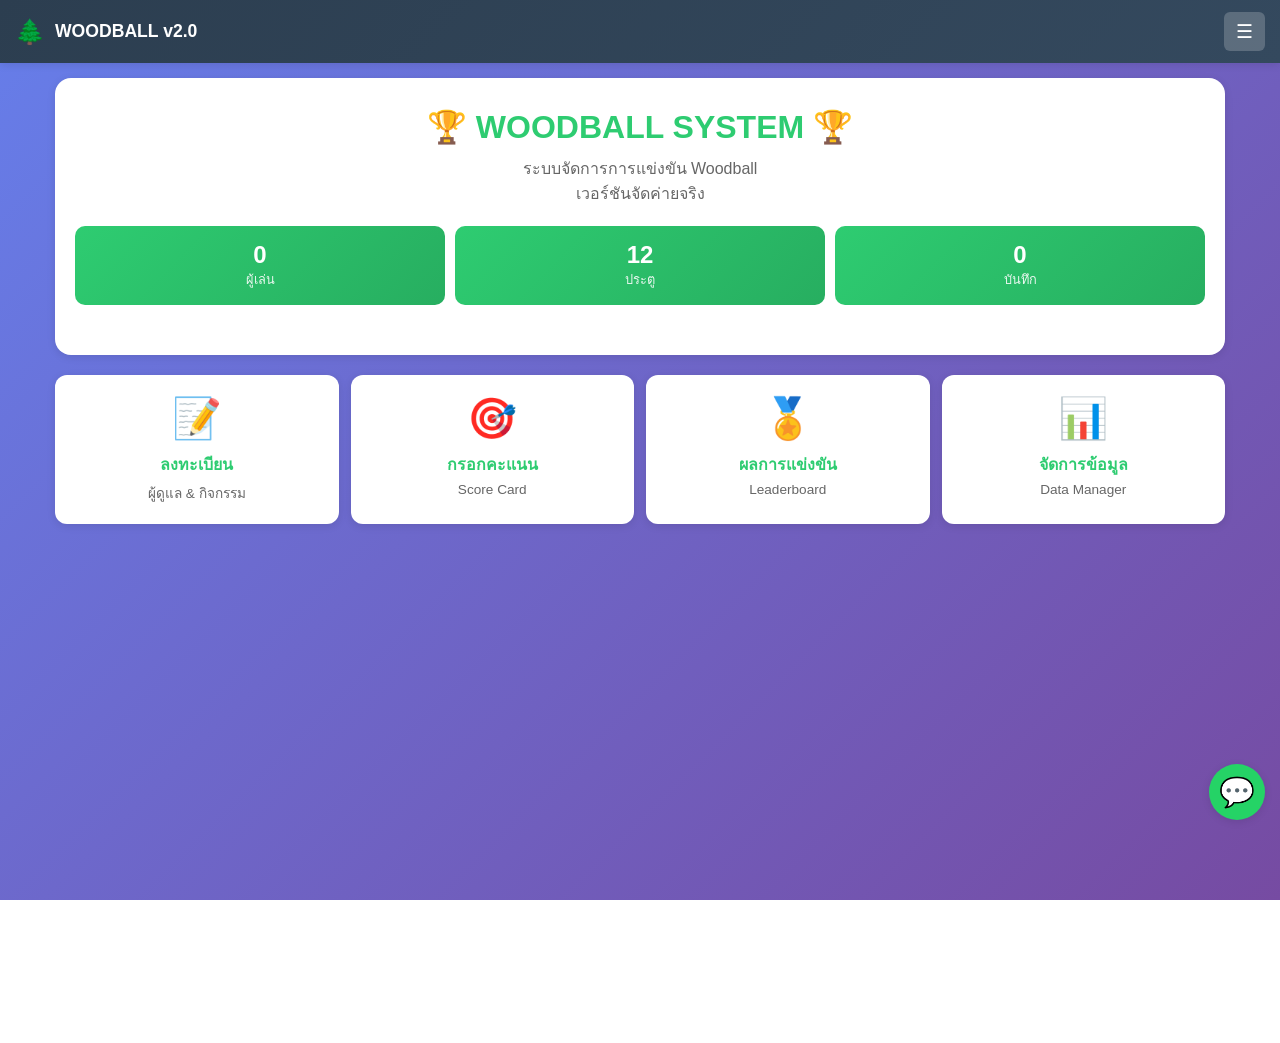
<file: woodball-complete.html>
<!DOCTYPE html>
<html lang="th">
<head>
    <meta charset="UTF-8">
    <meta name="viewport" content="width=device-width, initial-scale=1.0, viewport-fit=cover, user-scalable=no">
    <meta name="apple-mobile-web-app-capable" content="yes">
    <meta name="apple-mobile-web-app-status-bar-style" content="black-translucent">
    <meta name="apple-mobile-web-app-title" content="Woodball">
    <meta name="theme-color" content="#2ecc71">
    <title>🌲 WOODBALL SYSTEM v2.0</title>
    <style>
        * { margin: 0; padding: 0; box-sizing: border-box; -webkit-tap-highlight-color: transparent; -webkit-user-select: none; user-select: none; }
        :root {
            --primary: #2ecc71; --secondary: #3498db; --success: #27ae60; --info: #16a085;
            --warning: #f39c12; --danger: #e74c3c; --dark: #2c3e50; --text: #333;
            --border: #bdc3c7; --light: #ecf0f1; --shadow: 0 2px 8px rgba(0,0,0,0.1);
        }
        html, body { width: 100%; height: 100%; font-family: -apple-system, BlinkMacSystemFont, 'Segoe UI', sans-serif; background: linear-gradient(135deg, #667eea 0%, #764ba2 100%); color: var(--text); overflow-x: hidden; }
        body { min-height: 100vh; padding-bottom: 80px; }
        #app { width: 100%; min-height: 100vh; }

        /* Navbar */
        .navbar { position: sticky; top: 0; z-index: 999; background: linear-gradient(135deg, #2c3e50 0%, #34495e 100%); padding: 12px 15px; box-shadow: var(--shadow); }
        .nav-container { display: flex; justify-content: space-between; align-items: center; }
        .nav-logo { display: flex; align-items: center; gap: 10px; color: white; font-weight: bold; font-size: 1.1rem; }
        .logo-icon { font-size: 1.5rem; }
        .nav-menu-btn { background: rgba(255,255,255,0.2); border: none; color: white; padding: 8px 12px; border-radius: 6px; cursor: pointer; font-size: 1.2rem; }

        /* Pages */
        .page { display: none; animation: fadeIn 0.3s ease-in-out; }
        .page.active { display: block; }
        @keyframes fadeIn { from { opacity: 0; } to { opacity: 1; } }

        .container { max-width: 1200px; margin: 0 auto; padding: 15px; }

        /* Hero */
        .hero { background: white; border-radius: 16px; padding: 30px 20px; text-align: center; box-shadow: var(--shadow); margin-bottom: 20px; }
        .hero h1 { color: var(--primary); font-size: 2rem; margin-bottom: 10px; }
        .hero p { color: #666; font-size: 1rem; margin-bottom: 20px; }
        .stats { display: grid; grid-template-columns: repeat(3, 1fr); gap: 10px; margin: 20px 0; }
        .stat-box { background: linear-gradient(135deg, var(--primary), var(--success)); color: white; padding: 15px; border-radius: 10px; }
        .stat-num { font-size: 1.5rem; font-weight: bold; }
        .stat-label { font-size: 0.8rem; opacity: 0.9; }

        /* Menu Grid */
        .menu-grid { display: grid; grid-template-columns: repeat(auto-fit, minmax(150px, 1fr)); gap: 12px; margin-bottom: 20px; }
        .menu-card { background: white; border-radius: 12px; padding: 20px; text-align: center; cursor: pointer; box-shadow: var(--shadow); transition: all 0.2s; }
        .menu-card:active { transform: scale(0.95); }
        .menu-icon { font-size: 2.5rem; margin-bottom: 10px; }
        .menu-card h3 { color: var(--primary); font-size: 1rem; margin-bottom: 5px; }
        .menu-card p { color: #666; font-size: 0.85rem; }

        /* Forms */
        .form-wrapper { background: white; border-radius: 12px; padding: 20px; margin-bottom: 15px; box-shadow: var(--shadow); }
        .form-group { margin-bottom: 15px; }
        .form-group label { display: block; font-weight: 600; margin-bottom: 8px; color: var(--dark); }
        .form-group input, .form-group select, .form-group textarea { width: 100%; padding: 12px; border: 2px solid var(--border); border-radius: 8px; font-size: 1rem; font-family: inherit; }
        .form-group input:focus, .form-group select:focus { outline: none; border-color: var(--primary); background: #f0f8f5; }
        .form-row { display: grid; grid-template-columns: repeat(auto-fit, minmax(150px, 1fr)); gap: 12px; }
        fieldset { border: 2px solid var(--light); border-radius: 10px; padding: 12px; margin-bottom: 15px; background: #f8f9fa; }
        legend { color: var(--primary); font-weight: 600; padding: 0 8px; }

        /* Buttons */
        .btn { padding: 12px 20px; border: none; border-radius: 8px; font-size: 1rem; font-weight: 600; cursor: pointer; transition: all 0.2s; }
        .btn:active { transform: scale(0.95); }
        .btn-primary { background: var(--primary); color: white; }
        .btn-secondary { background: #95a5a6; color: white; }
        .btn-success { background: var(--success); color: white; }
        .btn-danger { background: var(--danger); color: white; }
        .btn-large { width: 100%; padding: 15px; font-size: 1.1rem; }
        .btn-small { padding: 8px 12px; font-size: 0.85rem; }
        .form-actions { display: flex; gap: 10px; flex-wrap: wrap; justify-content: center; margin-top: 20px; }

        /* Tables */
        .table-wrapper { overflow-x: auto; -webkit-overflow-scrolling: touch; border-radius: 8px; margin-bottom: 15px; }
        .table-pro { width: 100%; border-collapse: collapse; background: white; box-shadow: var(--shadow); font-size: 0.9rem; }
        .table-pro th { background: linear-gradient(135deg, var(--primary), var(--secondary)); color: white; padding: 12px; text-align: center; font-weight: 600; }
        .table-pro td { padding: 10px; border: 1px solid #ecf0f1; text-align: center; }
        .table-pro input[type="number"] { width: 100%; max-width: 60px; padding: 6px; border: 1px solid var(--border); border-radius: 4px; }
        .rank-1 { background: #fff3cd; font-weight: bold; }
        .rank-2 { background: #f0f0f0; font-weight: bold; }
        .rank-3 { background: #ffe4d6; font-weight: bold; }

        /* Score Setup */
        .score-setup { background: white; border-radius: 12px; padding: 15px; margin-bottom: 15px; box-shadow: var(--shadow); }
        .setup-controls { display: flex; gap: 10px; align-items: center; flex-wrap: wrap; }
        .setup-controls input { width: 60px; padding: 10px; border: 2px solid var(--border); border-radius: 6px; text-align: center; font-weight: bold; }
        .btn-num { width: 40px; height: 40px; padding: 0; background: var(--secondary); color: white; border: none; border-radius: 6px; font-size: 1.2rem; cursor: pointer; }
        .btn-num:active { background: #2980b9; }

        /* Player Grid */
        .player-grid { display: grid; grid-template-columns: repeat(auto-fit, minmax(140px, 1fr)); gap: 12px; background: #f8f9fa; padding: 15px; border-radius: 10px; margin-bottom: 20px; }
        .player-input-group label { font-weight: 600; font-size: 0.9rem; margin-bottom: 5px; }
        .player-input-group input { padding: 10px; border: 2px solid var(--border); border-radius: 6px; }

        /* Podium */
        .podium { display: grid; grid-template-columns: repeat(3, 1fr); gap: 10px; margin: 20px 0; }
        .podium-card { background: white; border-radius: 12px; padding: 20px; text-align: center; box-shadow: var(--shadow); }
        .podium-card.gold { background: linear-gradient(135deg, #ffd700, #ffed4e); border: 3px solid #ffd700; }
        .podium-card.silver { background: linear-gradient(135deg, #c0c0c0, #e8e8e8); border: 3px solid #c0c0c0; }
        .podium-card.bronze { background: linear-gradient(135deg, #cd7f32, #e8a76d); border: 3px solid #cd7f32; }
        .podium-card .medal { font-size: 3rem; margin-bottom: 10px; }
        .podium-card .name { font-weight: bold; font-size: 1.1rem; margin: 10px 0; color: var(--dark); }
        .podium-card .score { font-size: 1.2rem; color: var(--primary); font-weight: bold; }

        /* Event Info */
        .event-info { background: linear-gradient(135deg, #667eea 0%, #764ba2 100%); color: white; border-radius: 12px; padding: 20px; margin-bottom: 15px; box-shadow: var(--shadow); }
        .event-info p { margin: 8px 0; }

        /* Tabs */
        .tabs { display: flex; gap: 10px; border-bottom: 2px solid var(--border); margin-bottom: 15px; overflow-x: auto; }
        .tab-btn { background: none; border: none; padding: 12px 20px; font-size: 1rem; cursor: pointer; color: #666; border-bottom: 3px solid transparent; transition: all 0.3s; }
        .tab-btn.active { color: var(--primary); border-bottom-color: var(--primary); }
        .tab-content { display: none; }
        .tab-content.active { display: block; }

        /* Message */
        .message { padding: 15px; border-radius: 8px; margin-bottom: 15px; display: none; border-left: 4px solid; animation: slideIn 0.3s ease; }
        .message.show { display: block; }
        .message.success { background: #d4edda; color: #155724; border-color: #c3e6cb; }
        .message.error { background: #f8d7da; color: #721c24; border-color: #f5c6cb; }
        .message.info { background: #d1ecf1; color: #0c5460; border-color: #bee5eb; }
        @keyframes slideIn { from { opacity: 0; transform: translateX(-20px); } to { opacity: 1; transform: translateX(0); } }

        /* Back Button */
        .btn-back { background: #95a5a6; color: white; border: none; padding: 10px 16px; border-radius: 8px; cursor: pointer; font-weight: 600; margin-bottom: 15px; }

        /* Floating Buttons */
        .float-btn { position: fixed; width: 56px; height: 56px; border-radius: 50%; display: flex; align-items: center; justify-content: center; box-shadow: var(--shadow); border: none; cursor: pointer; z-index: 900; transition: all 0.3s; }
        .float-btn:active { transform: scale(0.9); }
        #whatsappBtn { bottom: 80px; right: 15px; background: #25d366; color: white; font-size: 1.8rem; }
        #scrollTopBtn { bottom: 15px; right: 15px; background: var(--primary); color: white; font-size: 1.5rem; display: none; }
        #scrollTopBtn.show { display: flex; }

        /* Responsive */
        @media (max-width: 480px) {
            .hero { padding: 20px 15px; }
            .hero h1 { font-size: 1.6rem; }
            .stats { grid-template-columns: 1fr; }
            .menu-grid { grid-template-columns: repeat(2, 1fr); gap: 10px; }
            .table-pro { font-size: 0.75rem; }
            .podium { grid-template-columns: 1fr; }
            .btn-large { padding: 12px; font-size: 1rem; }
            body { padding-bottom: 100px; }
        }

        /* Print */
        @media print {
            .navbar, .btn-back, .float-btn, .form-actions { display: none; }
            body { background: white; }
        }
    </style>
</head>
<body>
    <nav class="navbar">
        <div class="nav-container">
            <div class="nav-logo">
                <span class="logo-icon">🌲</span>
                <span>WOODBALL v2.0</span>
            </div>
            <button class="nav-menu-btn" onclick="toggleMenu()">☰</button>
        </div>
    </nav>

    <div id="app">
        <!-- PAGE 1: MAIN MENU -->
        <div id="menuPage" class="page active">
            <div class="container">
                <div class="hero">
                    <h1>🏆 WOODBALL SYSTEM 🏆</h1>
                    <p>ระบบจัดการการแข่งขัน Woodball<br>เวอร์ชันจัดค่ายจริง</p>
                    <div class="stats">
                        <div class="stat-box">
                            <div class="stat-num" id="totalPlayers">0</div>
                            <div class="stat-label">ผู้เล่น</div>
                        </div>
                        <div class="stat-box">
                            <div class="stat-num">12</div>
                            <div class="stat-label">ประตู</div>
                        </div>
                        <div class="stat-box">
                            <div class="stat-num" id="totalRecords">0</div>
                            <div class="stat-label">บันทึก</div>
                        </div>
                    </div>
                </div>

                <div class="menu-grid">
                    <div class="menu-card" onclick="goToPage('registerPage')">
                        <div class="menu-icon">📝</div>
                        <h3>ลงทะเบียน</h3>
                        <p>ผู้ดูแล & กิจกรรม</p>
                    </div>
                    <div class="menu-card" onclick="goToPage('scoreCardPage')">
                        <div class="menu-icon">🎯</div>
                        <h3>กรอกคะแนน</h3>
                        <p>Score Card</p>
                    </div>
                    <div class="menu-card" onclick="goToPage('resultsPage')">
                        <div class="menu-icon">🏅</div>
                        <h3>ผลการแข่งขัน</h3>
                        <p>Leaderboard</p>
                    </div>
                    <div class="menu-card" onclick="goToPage('dataPage')">
                        <div class="menu-icon">📊</div>
                        <h3>จัดการข้อมูล</h3>
                        <p>Data Manager</p>
                    </div>
                </div>
            </div>
        </div>

        <!-- PAGE 2: REGISTRATION -->
        <div id="registerPage" class="page">
            <div class="container">
                <button class="btn-back" onclick="goToPage('menuPage')">← ย้อนกลับ</button>
                <div class="form-wrapper">
                    <h2 style="color: var(--primary); margin-bottom: 20px;">📝 ลงทะเบียน</h2>
                    <form id="registerForm" onsubmit="handleRegister(event)">
                        <fieldset>
                            <legend>👤 ข้อมูลผู้ดูแลระบบ</legend>
                            <div class="form-row">
                                <div class="form-group">
                                    <label>ชื่อ-สกุล *</label>
                                    <input type="text" id="devName" placeholder="เช่น นายชัยวัฒน์" required>
                                </div>
                                <div class="form-group">
                                    <label>หมายเลขโทรศัพท์ *</label>
                                    <input type="tel" id="devPhone" placeholder="08X-XXXX-XXXX" required>
                                </div>
                            </div>
                            <div class="form-group">
                                <label>อีเมล (ไม่บังคับ)</label>
                                <input type="email" id="devEmail" placeholder="example@email.com">
                            </div>
                        </fieldset>

                        <fieldset>
                            <legend>🎪 ข้อมูลการแข่งขัน</legend>
                            <div class="form-group">
                                <label>ชื่อกิจกรรม *</label>
                                <input type="text" id="eventName" placeholder="เช่น การแข่งขัน Woodball ประจำปี 2567" required>
                            </div>
                            <div class="form-row">
                                <div class="form-group">
                                    <label>สถานที่ *</label>
                                    <input type="text" id="eventVenue" placeholder="เช่น สนาม Woodball" required>
                                </div>
                                <div class="form-group">
                                    <label>วันที่ *</label>
                                    <input type="date" id="eventDate" required>
                                </div>
                            </div>
                            <div class="form-group">
                                <label>หมวดหมู่</label>
                                <select id="eventCategory">
                                    <option value="">-- เลือก --</option>
                                    <option value="ผู้บริหาร">👔 ผู้บริหาร</option>
                                    <option value="พนักงาน">💼 พนักงาน</option>
                                    <option value="นักเรียน">🎓 นักเรียน</option>
                                    <option value="ทั่วไป">🎯 ทั่วไป</option>
                                </select>
                            </div>
                        </fieldset>

                        <div class="form-actions">
                            <button type="submit" class="btn btn-primary btn-large">✓ บันทึก</button>
                        </div>
                    </form>
                </div>
                <div id="registerMessage" class="message"></div>
            </div>
        </div>

        <!-- PAGE 3: SCORE CARD -->
        <div id="scoreCardPage" class="page">
            <div class="container">
                <button class="btn-back" onclick="goToPage('menuPage')">← ย้อนกลับ</button>
                <div class="form-wrapper">
                    <h2 style="color: var(--primary); margin-bottom: 20px;">🎯 กรอกคะแนน</h2>
                    
                    <div class="score-setup">
                        <label style="display: block; margin-bottom: 10px; font-weight: 600;">จำนวนผู้เล่น (2-12 คน)</label>
                        <div class="setup-controls">
                            <button type="button" class="btn-num" onclick="decreasePlayer()">−</button>
                            <input type="number" id="playerCount" min="2" max="12" value="4">
                            <button type="button" class="btn-num" onclick="increasePlayer()">+</button>
                            <button type="button" class="btn btn-success" onclick="generatePlayers()">🔄 สร้าง</button>
                        </div>
                    </div>

                    <div id="playerNamesContainer" class="player-grid"></div>

                    <h3 style="color: var(--primary); margin: 20px 0;">⛳ คะแนนต่อประตู</h3>
                    <div class="table-wrapper">
                        <table class="table-pro">
                            <thead>
                                <tr>
                                    <th>Gate</th>
                                    <th>Par</th>
                                    <th>ระยะ (m)</th>
                                    <th id="playerColsHeader"></th>
                                </tr>
                            </thead>
                            <tbody id="scoreTableBody"></tbody>
                        </table>
                    </div>

                    <div class="form-actions">
                        <button type="button" class="btn btn-info" onclick="calculateTotals()">🧮 คำนวณ</button>
                        <button type="button" class="btn btn-primary btn-large" onclick="submitScores()">💾 บันทึก</button>
                    </div>
                </div>
                <div id="scoreMessage" class="message"></div>
            </div>
        </div>

        <!-- PAGE 4: RESULTS -->
        <div id="resultsPage" class="page">
            <div class="container">
                <button class="btn-back" onclick="goToPage('menuPage')">← ย้อนกลับ</button>
                
                <div id="eventInfoDisplay" class="event-info" style="display: none;"></div>

                <h2 style="color: var(--primary); margin: 20px 0 15px;">🏆 อันดับผู้ชนะ</h2>
                <div id="podiumDisplay" class="podium"></div>

                <h2 style="color: var(--primary); margin: 20px 0 15px;">📊 Leaderboard ทั้งหมด</h2>
                <div class="table-wrapper">
                    <table class="table-pro">
                        <thead>
                            <tr>
                                <th>อันดับ</th>
                                <th>ชื่อผู้เล่น</th>
                                <th>คะแนน</th>
                                <th>สถานะ</th>
                            </tr>
                        </thead>
                        <tbody id="resultsTableBody"></tbody>
                    </table>
                </div>

                <h3 style="color: var(--primary); margin: 20px 0 15px;">📥 ส่งออกข้อมูล</h3>
                <div class="form-actions">
                    <button class="btn btn-primary" onclick="exportCSV()">📊 CSV</button>
                    <button class="btn btn-success" onclick="exportJSON()">📄 JSON</button>
                    <button class="btn btn-secondary" onclick="printPage()">🖨️ พิมพ์</button>
                </div>
                <div id="resultsMessage" class="message"></div>
            </div>
        </div>

        <!-- PAGE 5: DATA MANAGEMENT -->
        <div id="dataPage" class="page">
            <div class="container">
                <button class="btn-back" onclick="goToPage('menuPage')">← ย้อนกลับ</button>
                
                <h2 style="color: var(--primary); margin-bottom: 20px;">📊 จัดการข้อมูล</h2>

                <div class="tabs">
                    <button class="tab-btn active" onclick="switchTab('tab1')">📋 สรุป</button>
                    <button class="tab-btn" onclick="switchTab('tab2')">📝 รายละเอียด</button>
                    <button class="tab-btn" onclick="switchTab('tab3')">⚙️ ตัวเลือก</button>
                </div>

                <!-- TAB 1: Summary -->
                <div id="tab1" class="tab-content active">
                    <div class="form-wrapper">
                        <h3>👤 ข้อมูลผู้ดูแลระบบ</h3>
                        <div id="devSummary" style="padding: 15px; background: #f8f9fa; border-radius: 8px;">
                            <p>ยังไม่มีข้อมูล</p>
                        </div>
                        <button class="btn btn-warning" style="margin-top: 10px; width: 100%;" onclick="goToPage('registerPage')">✏️ แก้ไข</button>
                    </div>

                    <div class="form-wrapper">
                        <h3>🎪 ข้อมูลกิจกรรม</h3>
                        <div id="eventSummary" style="padding: 15px; background: #f8f9fa; border-radius: 8px;">
                            <p>ยังไม่มีข้อมูล</p>
                        </div>
                        <button class="btn btn-warning" style="margin-top: 10px; width: 100%;" onclick="goToPage('registerPage')">✏️ แก้ไข</button>
                    </div>

                    <div class="form-wrapper">
                        <h3>📊 สถิติ</h3>
                        <p><strong>ผู้เล่นทั้งหมด:</strong> <span id="statPlayers">0</span> คน</p>
                        <p><strong>ประตูทั้งหมด:</strong> 12 ประตู</p>
                        <p><strong>ผลการแข่งขัน:</strong> <span id="statResults">0</span> รายการ</p>
                    </div>
                </div>

                <!-- TAB 2: Details -->
                <div id="tab2" class="tab-content">
                    <div class="form-wrapper">
                        <h3>👥 รายชื่อผู้เล่น</h3>
                        <div id="playersList" style="padding: 15px; background: #f8f9fa; border-radius: 8px; max-height: 300px; overflow-y: auto;">
                            <p>ยังไม่มีรายชื่อผู้เล่น</p>
                        </div>
                    </div>

                    <div class="form-wrapper">
                        <h3>📊 คะแนนผู้เล่น</h3>
                        <div class="table-wrapper">
                            <table class="table-pro">
                                <thead>
                                    <tr>
                                        <th>ผู้เล่น</th>
                                        <th>คะแนน</th>
                                    </tr>
                                </thead>
                                <tbody id="scoresTable">
                                    <tr><td colspan="2">ไม่มีข้อมูล</td></tr>
                                </tbody>
                            </table>
                        </div>
                    </div>
                </div>

                <!-- TAB 3: Options -->
                <div id="tab3" class="tab-content">
                    <div class="form-wrapper">
                        <h3>💾 ข้อมูลสำรอง</h3>
                        <button class="btn btn-success" style="width: 100%; margin-bottom: 10px;" onclick="downloadBackup()">📥 ดาวน์โหลดข้อมูล</button>
                        <button class="btn btn-primary" style="width: 100%;" onclick="uploadBackup()">📤 อัปโหลดข้อมูล</button>
                    </div>

                    <div class="form-wrapper">
                        <h3>⚠️ อันตราย</h3>
                        <button class="btn btn-danger" style="width: 100%;" onclick="resetData()">🔄 รีเซ็ตข้อมูล</button>
                    </div>
                </div>

                <div id="dataMessage" class="message"></div>
            </div>
        </div>
    </div>

    <!-- Floating Buttons -->
    <button id="whatsappBtn" class="float-btn" title="WhatsApp" onclick="openWhatsApp()">💬</button>
    <button id="scrollTopBtn" class="float-btn" title="ขึ้นไปด้านบน" onclick="scrollToTop()">↑</button>

    <script>
        const STORAGE_KEY = 'woodball_v2_data';
        const GATES = [
            {g: 1, p: 4, d: 46}, {g: 2, p: 5, d: 85}, {g: 3, p: 3, d: 53},
            {g: 4, p: 4, d: 70}, {g: 5, p: 3, d: 43}, {g: 6, p: 4, d: 58},
            {g: 7, p: 4, d: 73}, {g: 8, p: 4, d: 55}, {g: 9, p: 5, d: 93},
            {g: 10, p: 4, d: 46}, {g: 11, p: 4, d: 53}, {g: 12, p: 4, d: 62}
        ];

        let state = {
            dev: null,
            event: null,
            players: [],
            scores: []
        };

        function save() { localStorage.setItem(STORAGE_KEY, JSON.stringify(state)); }
        function load() { const data = localStorage.getItem(STORAGE_KEY); if (data) state = JSON.parse(data); }
        function goToPage(p) { document.querySelectorAll('.page').forEach(pg => pg.classList.remove('active')); document.getElementById(p).classList.add('active'); window.scrollTo({top: 0}); }
        function msg(id, text, type) { const e = document.getElementById(id); if (!e) return; e.textContent = text; e.className = `message show ${type}`; if (type==='success') setTimeout(() => e.classList.remove('show'), 3000); }
        function toggleMenu() { /* stub */ }
        
        function handleRegister(e) {
            e.preventDefault();
            const name = document.getElementById('devName').value.trim();
            const phone = document.getElementById('devPhone').value.trim();
            const email = document.getElementById('devEmail').value.trim();
            const ename = document.getElementById('eventName').value.trim();
            const venue = document.getElementById('eventVenue').value.trim();
            const date = document.getElementById('eventDate').value;
            const cat = document.getElementById('eventCategory').value;

            if (!name || !phone || !ename || !venue || !date) {
                msg('registerMessage', '❌ กรุณากรอกข้อมูลที่จำเป็น', 'error');
                return;
            }

            state.dev = { name, phone, email: email || null };
            state.event = { name: ename, venue, date, category: cat || 'ทั่วไป' };
            save();
            msg('registerMessage', '✓ บันทึกเรียบร้อยแล้ว', 'success');
            renderSummary();
            setTimeout(() => goToPage('scoreCardPage'), 800);
        }

        function increasePlayer() { const inp = document.getElementById('playerCount'); inp.value = Math.min(Number(inp.value) + 1, 12); }
        function decreasePlayer() { const inp = document.getElementById('playerCount'); inp.value = Math.max(Number(inp.value) - 1, 2); }

        function generatePlayers() {
            const cnt = Math.max(2, Math.min(12, Number(document.getElementById('playerCount').value || 4)));
            const container = document.getElementById('playerNamesContainer');
            container.innerHTML = '';
            for (let i = 1; i <= cnt; i++) {
                const div = document.createElement('div');
                div.className = 'player-input-group';
                div.innerHTML = `<label>👤 ผู้เล่นคนที่ ${i}</label><input type="text" id="player${i}" placeholder="ชื่อผู้เล่น">`;
                container.appendChild(div);
            }

            let headers = '';
            for (let i = 1; i <= cnt; i++) headers += `<th>P${i}</th>`;
            document.getElementById('playerColsHeader').innerHTML = headers;

            const tbody = document.getElementById('scoreTableBody');
            tbody.innerHTML = '';
            GATES.forEach(g => {
                const row = document.createElement('tr');
                let html = `<td><strong>${g.g}</strong></td><td>${g.p}</td><td>${g.d}</td>`;
                for (let i = 1; i <= cnt; i++) {
                    html += `<td><input type="number" min="0" max="99" value="0" data-p="${i}" data-g="${g.g}"></td>`;
                }
                row.innerHTML = html;
                tbody.appendChild(row);
            });

            const tot = document.createElement('tr');
            tot.style.background = '#e8f5e9';
            tot.style.fontWeight = 'bold';
            let tothtml = '<td colspan="3">📊 รวม</td>';
            for (let i = 1; i <= cnt; i++) {
                tothtml += `<td class="total-${i}">0</td>`;
            }
            tot.innerHTML = tothtml;
            tbody.appendChild(tot);

            document.querySelectorAll('input[data-g]').forEach(inp => inp.addEventListener('input', calcTotals));
        }

        function calcTotals() {
            const cnt = Number(document.getElementById('playerCount').value || 4);
            for (let i = 1; i <= cnt; i++) {
                const sum = Array.from(document.querySelectorAll(`input[data-p="${i}"]`)).reduce((s, inp) => s + Number(inp.value || 0), 0);
                const cell = document.querySelector(`.total-${i}`);
                if (cell) cell.textContent = sum;
            }
        }

        function calculateTotals() { calcTotals(); msg('scoreMessage', '✓ คำนวณเรียบร้อยแล้ว', 'success'); }

        function submitScores() {
            const cnt = Number(document.getElementById('playerCount').value || 4);
            const players = [];
            for (let i = 1; i <= cnt; i++) {
                const name = document.getElementById(`player${i}`).value.trim();
                if (!name) { msg('scoreMessage', `❌ กรอกชื่อผู้เล่นคนที่ ${i}`, 'error'); return; }
                players.push(name);
            }

            const totals = {};
            players.forEach((_, i) => totals[i+1] = 0);
            document.querySelectorAll('input[data-g]').forEach(inp => {
                const p = Number(inp.dataset.p);
                totals[p] += Number(inp.value || 0);
            });

            state.players = players;
            state.scores = players.map((name, i) => ({ name, total: totals[i+1] }));
            save();
            displayResults();
            msg('scoreMessage', '✓ บันทึกเรียบร้อยแล้ว', 'success');
            setTimeout(() => goToPage('resultsPage'), 600);
        }

        function displayResults() {
            if (!state.scores.length) return;

            const sorted = [...state.scores].sort((a, b) => a.total - b.total);
            const tbody = document.getElementById('resultsTableBody');
            const podium = document.getElementById('podiumDisplay');
            const eventInfo = document.getElementById('eventInfoDisplay');

            eventInfo.style.display = 'block';
            if (state.event && state.dev) {
                eventInfo.innerHTML = `
                    <p><strong>🏆 กิจกรรม:</strong> ${state.event.name}</p>
                    <p><strong>📍 สถานที่:</strong> ${state.event.venue}</p>
                    <p><strong>📅 วันที่:</strong> ${new Date(state.event.date).toLocaleDateString('th-TH')}</p>
                    <p><strong>👨‍💻 ผู้ดูแล:</strong> ${state.dev.name}</p>
                `;
            }

            const medals = ['🥇', '🥈', '🥉'];
            podium.innerHTML = sorted.slice(0, 3).map((item, i) => `
                <div class="podium-card ${i===0 ? 'gold' : i===1 ? 'silver' : 'bronze'}">
                    <div class="medal">${medals[i]}</div>
                    <div class="name">${item.name}</div>
                    <div class="score">${item.total}</div>
                </div>
            `).join('');

            tbody.innerHTML = sorted.map((item, i) => {
                let cls = '', medal = '🎖️', status = 'ผ่าน';
                if (i === 0) { cls = 'rank-1'; medal = '🥇'; status = 'Champion'; }
                else if (i === 1) { cls = 'rank-2'; medal = '🥈'; status = 'Runner-up'; }
                else if (i === 2) { cls = 'rank-3'; medal = '🥉'; status = '3rd'; }
                return `<tr class="${cls}"><td>${medal} ${i+1}</td><td>${item.name}</td><td><strong>${item.total}</strong></td><td>${status}</td></tr>`;
            }).join('');

            updateStats();
        }

        function switchTab(tab) {
            document.querySelectorAll('.tab-content').forEach(t => t.classList.remove('active'));
            document.querySelectorAll('.tab-btn').forEach(b => b.classList.remove('active'));
            document.getElementById(tab).classList.add('active');
            event.target.classList.add('active');
        }

        function renderSummary() {
            const dev = document.getElementById('devSummary');
            const ev = document.getElementById('eventSummary');
            if (state.dev) {
                dev.innerHTML = `<p><strong>ชื่อ:</strong> ${state.dev.name}</p><p><strong>โทร:</strong> ${state.dev.phone}</p>`;
            }
            if (state.event) {
                ev.innerHTML = `<p><strong>กิจกรรม:</strong> ${state.event.name}</p><p><strong>สถานที่:</strong> ${state.event.venue}</p><p><strong>วันที่:</strong> ${new Date(state.event.date).toLocaleDateString('th-TH')}</p>`;
            }
            updateStats();
        }

        function updateStats() {
            document.getElementById('totalPlayers').textContent = state.players.length;
            document.getElementById('totalRecords').textContent = state.scores.length;
            document.getElementById('statPlayers').textContent = state.players.length;
            document.getElementById('statResults').textContent = state.scores.length;

            const playersList = document.getElementById('playersList');
            if (state.players.length) {
                playersList.innerHTML = state.players.map((p, i) => `<div style="padding: 8px; background: white; margin: 5px 0; border-radius: 6px;">${i+1}. ${p}</div>`).join('');
            }

            const scorestable = document.getElementById('scoresTable');
            if (state.scores.length) {
                scorestable.innerHTML = state.scores.map(s => `<tr><td>${s.name}</td><td>${s.total}</td></tr>`).join('');
            }
        }

        function exportCSV() {
            if (!state.scores.length) { msg('resultsMessage', '❌ ไม่มีข้อมูล', 'error'); return; }
            const rows = [['อันดับ', 'ชื่อ', 'คะแนน'], ...state.scores.map((s, i) => [i+1, s.name, s.total])];
            const csv = rows.map(r => r.map(v => `"${v}"`).join(',')).join('\n');
            const blob = new Blob(['\ufeff'+csv], {type: 'text/csv;charset=utf-8;'});
            const url = URL.createObjectURL(blob);
            const a = document.createElement('a');
            a.href = url;
            a.download = `woodball_${new Date().toISOString().split('T')[0]}.csv`;
            a.click();
            URL.revokeObjectURL(url);
            msg('resultsMessage', '✓ ดาวน์โหลดสำเร็จ', 'success');
        }

        function exportJSON() {
            const data = { dev: state.dev, event: state.event, players: state.players, scores: state.scores };
            const blob = new Blob([JSON.stringify(data, null, 2)], {type: 'application/json;charset=utf-8;'});
            const url = URL.createObjectURL(blob);
            const a = document.createElement('a');
            a.href = url;
            a.download = `woodball_${new Date().toISOString().split('T')[0]}.json`;
            a.click();
            URL.revokeObjectURL(url);
            msg('resultsMessage', '✓ ดาวน์โหลดสำเร็จ', 'success');
        }

        function downloadBackup() { exportJSON(); }

        function uploadBackup() {
            const input = document.createElement('input');
            input.type = 'file';
            input.accept = '.json';
            input.onchange = (e) => {
                const file = e.target.files[0];
                const reader = new FileReader();
                reader.onload = (evt) => {
                    try {
                        const data = JSON.parse(evt.target.result);
                        state = data;
                        save();
                        renderSummary();
                        updateStats();
                        msg('dataMessage', '✓ อัปโหลดสำเร็จ', 'success');
                    } catch {
                        msg('dataMessage', '❌ ไฟล์ไม่ถูกต้อง', 'error');
                    }
                };
                reader.readAsText(file);
            };
            input.click();
        }

        function resetData() {
            if (!confirm('⚠️ ต้องการรีเซ็ตข้อมูลหรือไม่?')) return;
            state = { dev: null, event: null, players: [], scores: [] };
            save();
            renderSummary();
            updateStats();
            msg('dataMessage', '✓ รีเซ็ตเรียบร้อยแล้ว', 'success');
        }

        function printPage() { window.print(); }

        function openWhatsApp() {
            const phone = state.dev?.phone || '66999999999';
            const clean = phone.replace(/[^0-9]/g, '').replace(/^0/, '66');
            window.open(`https://wa.me/${clean}?text=สวัสดีครับ`, '_blank');
        }

        function scrollToTop() { window.scrollTo({top: 0, behavior: 'smooth'}); }

        window.addEventListener('scroll', () => {
            const btn = document.getElementById('scrollTopBtn');
            btn.classList.toggle('show', window.scrollY > 250);
        });

        document.addEventListener('DOMContentLoaded', () => {
            load();
            generatePlayers();
            renderSummary();
            updateStats();
        });
    </script>
</body>
</html>
</file>
